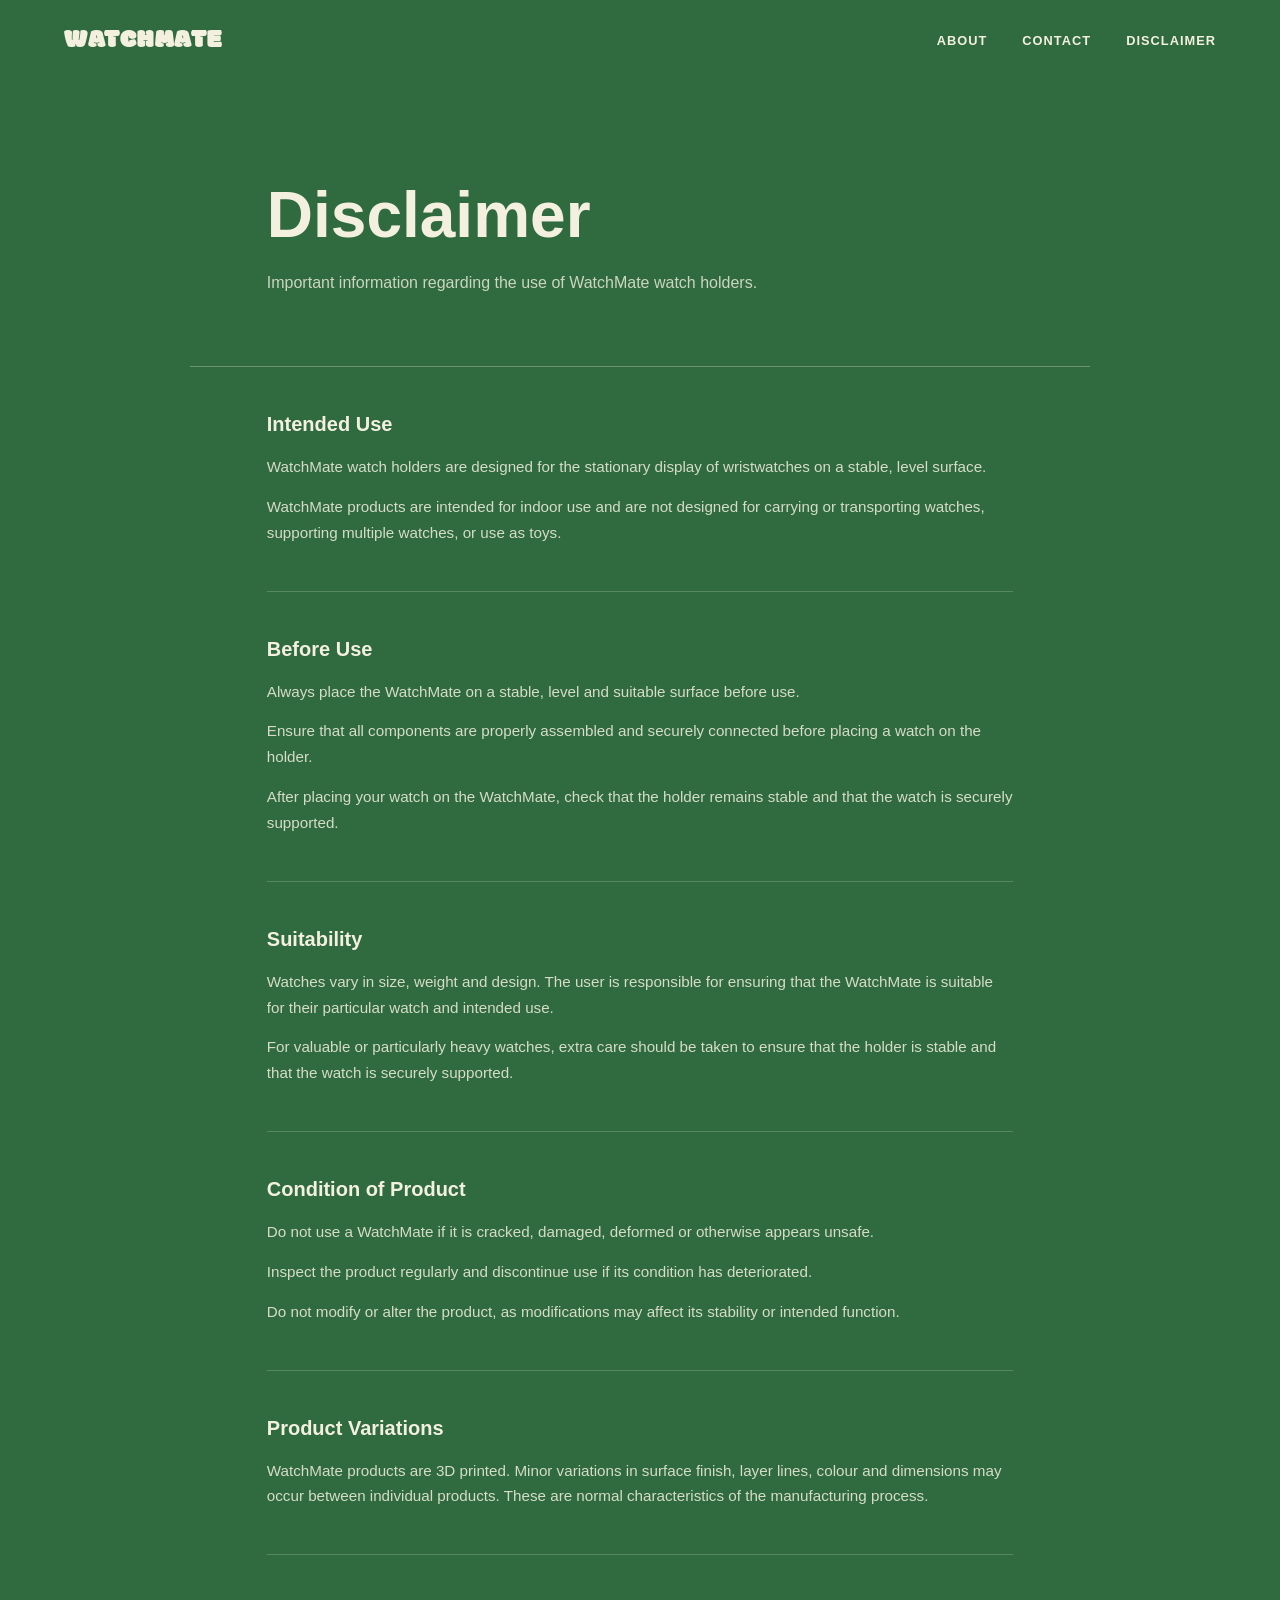
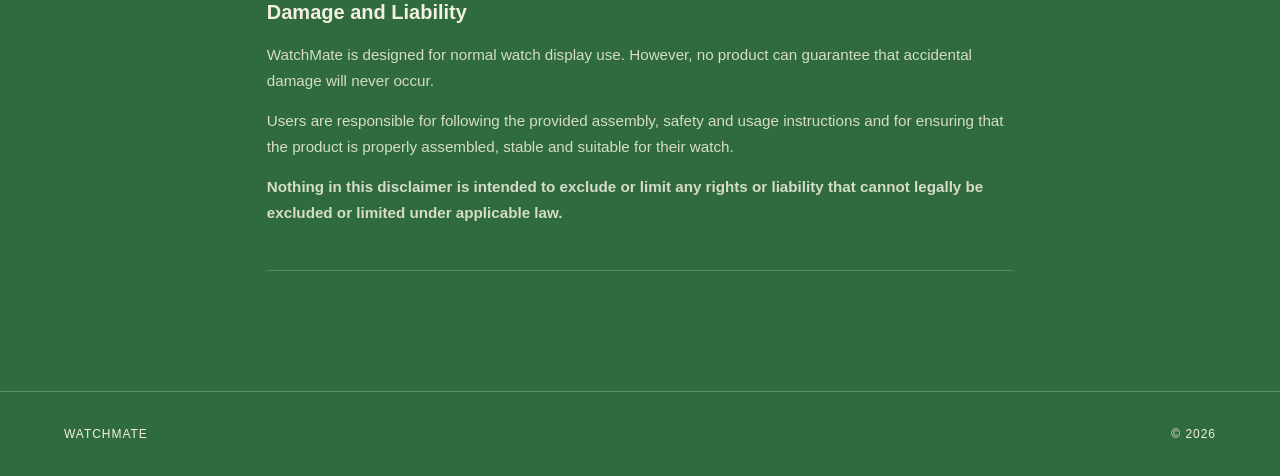
<file: disclaimer.html>
<!DOCTYPE html>
<html lang="en">
<head>
    <meta charset="UTF-8">
    <meta name="viewport" content="width=device-width, initial-scale=1.0">

    <title>Disclaimer — WatchMate</title>

    <link rel="stylesheet" href="style.css">
</head>

<body>

    <nav class="navbar">
        <a href="index.html" class="logo">WATCHMATE</a>

        <div class="nav-links">
            <a href="index.html#about">ABOUT</a>
            <a href="index.html#contact">CONTACT</a>
            <a href="disclaimer.html">DISCLAIMER</a>
        </div>
    </nav>

    <main class="disclaimer-page">

    <section class="disclaimer-header">
        <h1>Disclaimer</h1>
        <p>Important information regarding the use of WatchMate watch holders.</p>
    </section>

    <section class="disclaimer-content">

        <div class="disclaimer-block">
            <h2>Intended Use</h2>

            <p>
                WatchMate watch holders are designed for the stationary display
                of wristwatches on a stable, level surface.
            </p>

            <p>
                WatchMate products are intended for indoor use and are not
                designed for carrying or transporting watches, supporting
                multiple watches, or use as toys.
            </p>
        </div>


        <div class="disclaimer-block">
            <h2>Before Use</h2>

            <p>
                Always place the WatchMate on a stable, level and suitable
                surface before use.
            </p>

            <p>
                Ensure that all components are properly assembled and securely
                connected before placing a watch on the holder.
            </p>

            <p>
                After placing your watch on the WatchMate, check that the
                holder remains stable and that the watch is securely supported.
            </p>
        </div>


        <div class="disclaimer-block">
            <h2>Suitability</h2>

            <p>
                Watches vary in size, weight and design. The user is responsible
                for ensuring that the WatchMate is suitable for their particular
                watch and intended use.
            </p>

            <p>
                For valuable or particularly heavy watches, extra care should
                be taken to ensure that the holder is stable and that the watch
                is securely supported.
            </p>
        </div>


        <div class="disclaimer-block">
            <h2>Condition of Product</h2>

            <p>
                Do not use a WatchMate if it is cracked, damaged, deformed or
                otherwise appears unsafe.
            </p>

            <p>
                Inspect the product regularly and discontinue use if its
                condition has deteriorated.
            </p>

            <p>
                Do not modify or alter the product, as modifications may affect
                its stability or intended function.
            </p>
        </div>


        <div class="disclaimer-block">
            <h2>Product Variations</h2>

            <p>
                WatchMate products are 3D printed. Minor variations in surface
                finish, layer lines, colour and dimensions may occur between
                individual products. These are normal characteristics of the
                manufacturing process.
            </p>
        </div>


        <div class="disclaimer-block">
            <h2>Damage and Liability</h2>

            <p>
                WatchMate is designed for normal watch display use. However,
                no product can guarantee that accidental damage will never
                occur.
            </p>

            <p>
                Users are responsible for following the provided assembly,
                safety and usage instructions and for ensuring that the product
                is properly assembled, stable and suitable for their watch.
            </p>

            <p>
                <strong>
                    Nothing in this disclaimer is intended to exclude or limit
                    any rights or liability that cannot legally be excluded or
                    limited under applicable law.
                </strong>
            </p>
        </div>

    </section>

    </main>

    <footer>
        <span>WATCHMATE</span>
        <span>© 2026</span>
    </footer>

</body>
</html>
</file>
<file: style.css>
/* =========================
   FONT
========================= */

@font-face {
    font-family: "Modak";
    src: url("fonts/Modak-Regular.ttf") format("truetype");
    font-weight: normal;
    font-style: normal;
}


/* =========================
   VARIABLES
========================= */

:root {
    --green: #2f6b3f;
    --cream: #f4f0df;
    --dark-green: #183822;
}


/* =========================
   RESET
========================= */

* {
    margin: 0;
    padding: 0;
    box-sizing: border-box;
}

html {
    scroll-behavior: smooth;
}

body {
    background: var(--green);
    color: var(--cream);
    font-family: Arial, Helvetica, sans-serif;
    overflow-x: hidden;
}

a {
    color: inherit;
    text-decoration: none;
}


/* =========================
   NAVIGATION
========================= */

.navbar {
    position: fixed;
    top: 0;
    left: 0;
    width: 100%;
    height: 80px;

    display: flex;
    align-items: center;
    justify-content: space-between;

    padding: 0 5vw;

    z-index: 1000;

    background: var(--green);
}

.logo {
    font-family: "Modak", sans-serif;
    font-size: 1.7rem;
    letter-spacing: 0.02em;
}

.nav-links {
    display: flex;
    gap: 35px;
}

.nav-links a {
    font-family: Arial, Helvetica, sans-serif;
    font-size: 0.8rem;
    font-weight: 600;
    letter-spacing: 0.08em;

    transition: opacity 0.2s ease;
}

.nav-links a:hover {
    opacity: 0.55;
}


/* =========================
   HERO
========================= */

.hero {
    position: relative;
    min-height: 100svh;

    display: flex;
    align-items: center;

    padding: 100px 6vw 60px;

    overflow: hidden;
}

.hero-content {
    position: relative;
    z-index: 2;

    width: 50%;
}

.eyebrow {
    font-family: Arial, Helvetica, sans-serif;
    font-size: 0.75rem;
    font-weight: 700;
    letter-spacing: 0.14em;

    margin-bottom: 20px;
}

.hero h1 {
    font-family: "Modak", sans-serif;
    font-size: clamp(5rem, 12vw, 11rem);
    font-weight: normal;
    line-height: 0.78;
    letter-spacing: -0.02em;

    margin-bottom: 35px;
}

.hero-text {
    max-width: 420px;

    font-size: 1.1rem;
    line-height: 1.5;

    margin-bottom: 35px;
}

.contact-button {
    display: inline-block;

    padding: 14px 25px;

    border: 2px solid var(--cream);
    border-radius: 100px;

    font-size: 0.8rem;
    font-weight: 700;
    letter-spacing: 0.08em;

    transition:
        background 0.25s ease,
        color 0.25s ease,
        transform 0.25s ease;
}

.contact-button:hover {
    background: var(--cream);
    color: var(--green);
    transform: translateY(-2px);
}


/* =========================
   THREE.JS MODEL
========================= */

#three-container {
    position: absolute;

    top: 0;
    right: 0;

    width: 60%;
    height: 100%;

    z-index: 1;

    pointer-events: none;
}

#three-container canvas {
    display: block;
    width: 100%;
    height: 100%;
}


/* =========================
   GENERAL SECTIONS
========================= */

.section {
    min-height: 90svh;

    display: flex;
    flex-direction: column;
    justify-content: center;

    padding: 120px 8vw;

    max-width: 1400px;
    margin: 0 auto;
}

.section h2,
.contact-section h2 {
    font-family: "Modak", sans-serif;
    font-size: clamp(3.5rem, 8vw, 8rem);
    font-weight: normal;
    line-height: 0.85;

    margin-bottom: 40px;
}

.section-text {
    max-width: 650px;

    font-size: 1.1rem;
    line-height: 1.7;
}


/* =========================
   SCROLL REVEAL
========================= */

.reveal {
    opacity: 0;
    transform: translateY(60px);

    transition:
        opacity 0.8s ease,
        transform 0.8s ease;
}

.reveal.visible {
    opacity: 1;
    transform: translateY(0);
}


/* =========================
   CONTACT
========================= */

.contact-section {
    min-height: 80svh;

    display: flex;
    flex-direction: column;
    justify-content: center;

    padding: 120px 8vw;

    max-width: 1400px;
    margin: 0 auto;
}

.contact-email {
    font-size: clamp(1.2rem, 3vw, 2rem);

    border-bottom: 2px solid var(--cream);

    padding-bottom: 5px;

    width: fit-content;

    transition: opacity 0.2s ease;
}

.contact-email:hover {
    opacity: 0.6;
}


/* =========================
   FOOTER
========================= */

footer {
    display: flex;
    justify-content: space-between;

    padding: 35px 5vw;

    border-top: 1px solid rgba(244, 240, 223, 0.25);

    font-family: Arial, Helvetica, sans-serif;
    font-size: 0.75rem;
    letter-spacing: 0.08em;
}


/* ==================================================
   DISCLAIMER PAGE
   Deliberately independent from the playful styling
================================================== */

.disclaimer-page {
    padding-top: 80px;

    color: var(--cream);

    /* Professional font */
    font-family: Arial, Helvetica, sans-serif;
}


/* Header */

.disclaimer-header {
    max-width: 900px;

    margin: 0 auto;

    padding: 100px 6vw 70px;

    border-bottom: 1px solid rgba(244, 240, 223, 0.3);
}

.disclaimer-header h1 {
    /* IMPORTANT:
       Overrides the global Modak h1 styling */
    font-family: Arial, Helvetica, sans-serif !important;

    font-size: clamp(2.5rem, 5vw, 4.5rem);

    font-weight: 600;

    line-height: 1.1;

    letter-spacing: normal;

    margin: 0 0 20px;
}

.disclaimer-header p {
    font-family: Arial, Helvetica, sans-serif !important;

    font-size: 1rem;

    line-height: 1.6;

    opacity: 0.8;

    margin: 0;
}


/* Content */

.disclaimer-content {
    max-width: 900px;

    margin: 0 auto;

    padding: 0 6vw 120px;
}

.disclaimer-block {
    padding: 45px 0;

    border-bottom: 1px solid rgba(244, 240, 223, 0.2);
}

.disclaimer-block h2 {
    /* IMPORTANT:
       Overrides the global Modak h2 styling */
    font-family: Arial, Helvetica, sans-serif !important;

    font-size: 1.25rem;

    font-weight: 600;

    line-height: 1.2;

    letter-spacing: normal;

    margin: 0 0 18px;
}

.disclaimer-block p {
    font-family: Arial, Helvetica, sans-serif !important;

    max-width: 750px;

    font-size: 0.95rem;

    line-height: 1.7;

    opacity: 0.85;

    margin: 0 0 14px;
}

.disclaimer-block p:last-child {
    margin-bottom: 0;
}


/* Final statement */

.disclaimer-block.final-note {
    border-bottom: none;

    padding-top: 50px;
}

.disclaimer-block.final-note p {
    font-weight: 600;

    opacity: 1;
}


/* =========================
   MOBILE
========================= */

@media (max-width: 700px) {

    /* Navigation */

    .navbar {
        height: 70px;

        padding: 0 6vw;
    }

    .logo {
        font-size: 1.4rem;
    }

    .nav-links {
        gap: 15px;
    }

    .nav-links a {
        font-size: 0.65rem;
    }


    /* Hero */

    .hero {
        min-height: 100svh;

        display: block;

        padding: 120px 7vw 60px;
    }

    .hero-content {
        width: 100%;
    }

    .hero h1 {
        font-size: clamp(4.5rem, 20vw, 7rem);
    }

    .hero-text {
        font-size: 1rem;
    }

    #three-container {
        width: 100%;
        height: 55%;

        top: 45%;
        right: 0;
    }


    /* Sections */

    .section {
        min-height: 90svh;

        padding: 100px 7vw;
    }

    .section h2,
    .contact-section h2 {
        font-size: clamp(3.5rem, 16vw, 6rem);
    }

    .section-text {
        font-size: 1rem;
    }


    /* Contact */

    .contact-section {
        min-height: 80svh;

        padding: 100px 7vw;
    }


    /* Footer */

    footer {
        padding: 30px 7vw;

        font-size: 0.65rem;
    }

    /* Disclaimer */

    .disclaimer-page {
        padding-top: 70px;

        font-family: Arial, Helvetica, sans-serif !important;
    }

    .disclaimer-header {
        padding: 70px 7vw 50px;
    }

    .disclaimer-header h1 {
        font-family: Arial, Helvetica, sans-serif !important;

        font-size: 2.5rem;

        font-weight: 600;
    }

    .disclaimer-header p {
        font-family: Arial, Helvetica, sans-serif !important;

        font-size: 0.9rem;
    }

    .disclaimer-content {
        padding: 0 7vw 80px;
    }

    .disclaimer-block {
        padding: 35px 0;
    }

    .disclaimer-block h2 {
        font-family: Arial, Helvetica, sans-serif !important;

        font-size: 1.15rem;

        font-weight: 600;
    }

    .disclaimer-block p {
        font-family: Arial, Helvetica, sans-serif !important;

        font-size: 0.9rem;

        line-height: 1.7;
    }
}
/* =========================
   MEET THE MATES CAROUSEL
========================= */

.mates-section {
    padding: 110px 0 100px;
    overflow: hidden;
}

.mates-heading {
    max-width: 1200px;
    margin: 0 auto 45px;
    padding: 0 6vw;
}

.mates-heading h2 {
    font-family: "Modak", sans-serif;
    font-size: clamp(3.5rem, 8vw, 7rem);
    font-weight: normal;
    line-height: 0.95;
    margin-bottom: 20px;
}

.mates-intro {
    font-family: Arial, Helvetica, sans-serif;
    font-size: 1rem;
    line-height: 1.6;
}

.mates-carousel {
    position: relative;
    width: min(100% - 120px, 1100px);
    margin: 0 auto;
}

.mates-track {
    display: flex;
    gap: 24px;
    overflow-x: auto;
    scroll-snap-type: x mandatory;
    scroll-behavior: smooth;
    scrollbar-width: none;
    padding: 10px 0 25px;
}

.mates-track::-webkit-scrollbar {
    display: none;
}

.mate-card {
    flex: 0 0 calc((100% - 24px) / 2);   /* 2 per view, one 24px gap */
    min-width: 0;
    scroll-snap-align: start;
}

.mate-card img {
    display: block;
    width: auto;           /* width follows the photo's proportions */
    max-width: 100%;       /* but never wider than the card */
    height: auto;
    max-height: 640px;
    margin: 0 auto;
    border-radius: 14px;
    transition: transform 0.35s ease;
}

.mate-card:hover img {
    transform: translateY(-5px);
}

.mates-arrow {
    position: absolute;
    z-index: 2;
    top: 42%;
    transform: translateY(-50%);
    width: 48px;
    height: 48px;
    border: 1px solid var(--cream);
    border-radius: 50%;
    background: var(--green);
    color: var(--cream);
    font-size: 1.3rem;
    cursor: pointer;
    transition: background 0.2s ease,
                color 0.2s ease;
}

.mates-arrow:hover {
    background: var(--cream);
    color: var(--green);
}

.mates-prev {
    left: 2vw;
}

.mates-next {
    right: 2vw;
}

.mates-footer {
    display: flex;
    align-items: center;
    gap: 16px;
    max-width: 1200px;
    margin: 10px auto 0;
    padding: 0 6vw;
    font: 0.7rem Arial, Helvetica, sans-serif;
    letter-spacing: 0.08em;
}

.mates-progress {
    flex: 1;
    height: 2px;
    background: rgba(244, 240, 223, 0.3);
}

#mates-progress-bar {
    width: 16.666%;
    height: 100%;
    background: var(--cream);
    transition: width 0.2s ease;
}

/* Mobile */
@media (max-width: 700px) {
    .mates-section {
        padding: 80px 0;
    }

    .mates-heading {
        padding: 0 7vw;
        margin-bottom: 25px;
    }

    .mates-heading h2 {
        font-size: clamp(3.2rem, 14vw, 5rem);
    }

    .mates-carousel {
        width: calc(100% - 48px);
    }

    .mates-track {
        gap: 16px;
        padding: 10px 0 20px;
    }

    .mate-card img {
    max-height: clamp(140px, 40vw, 240px);
    }

    .mates-footer {
        padding: 0 7vw;
        gap: 10px;
        font-size: 0.6rem;
    }
}
</file>
